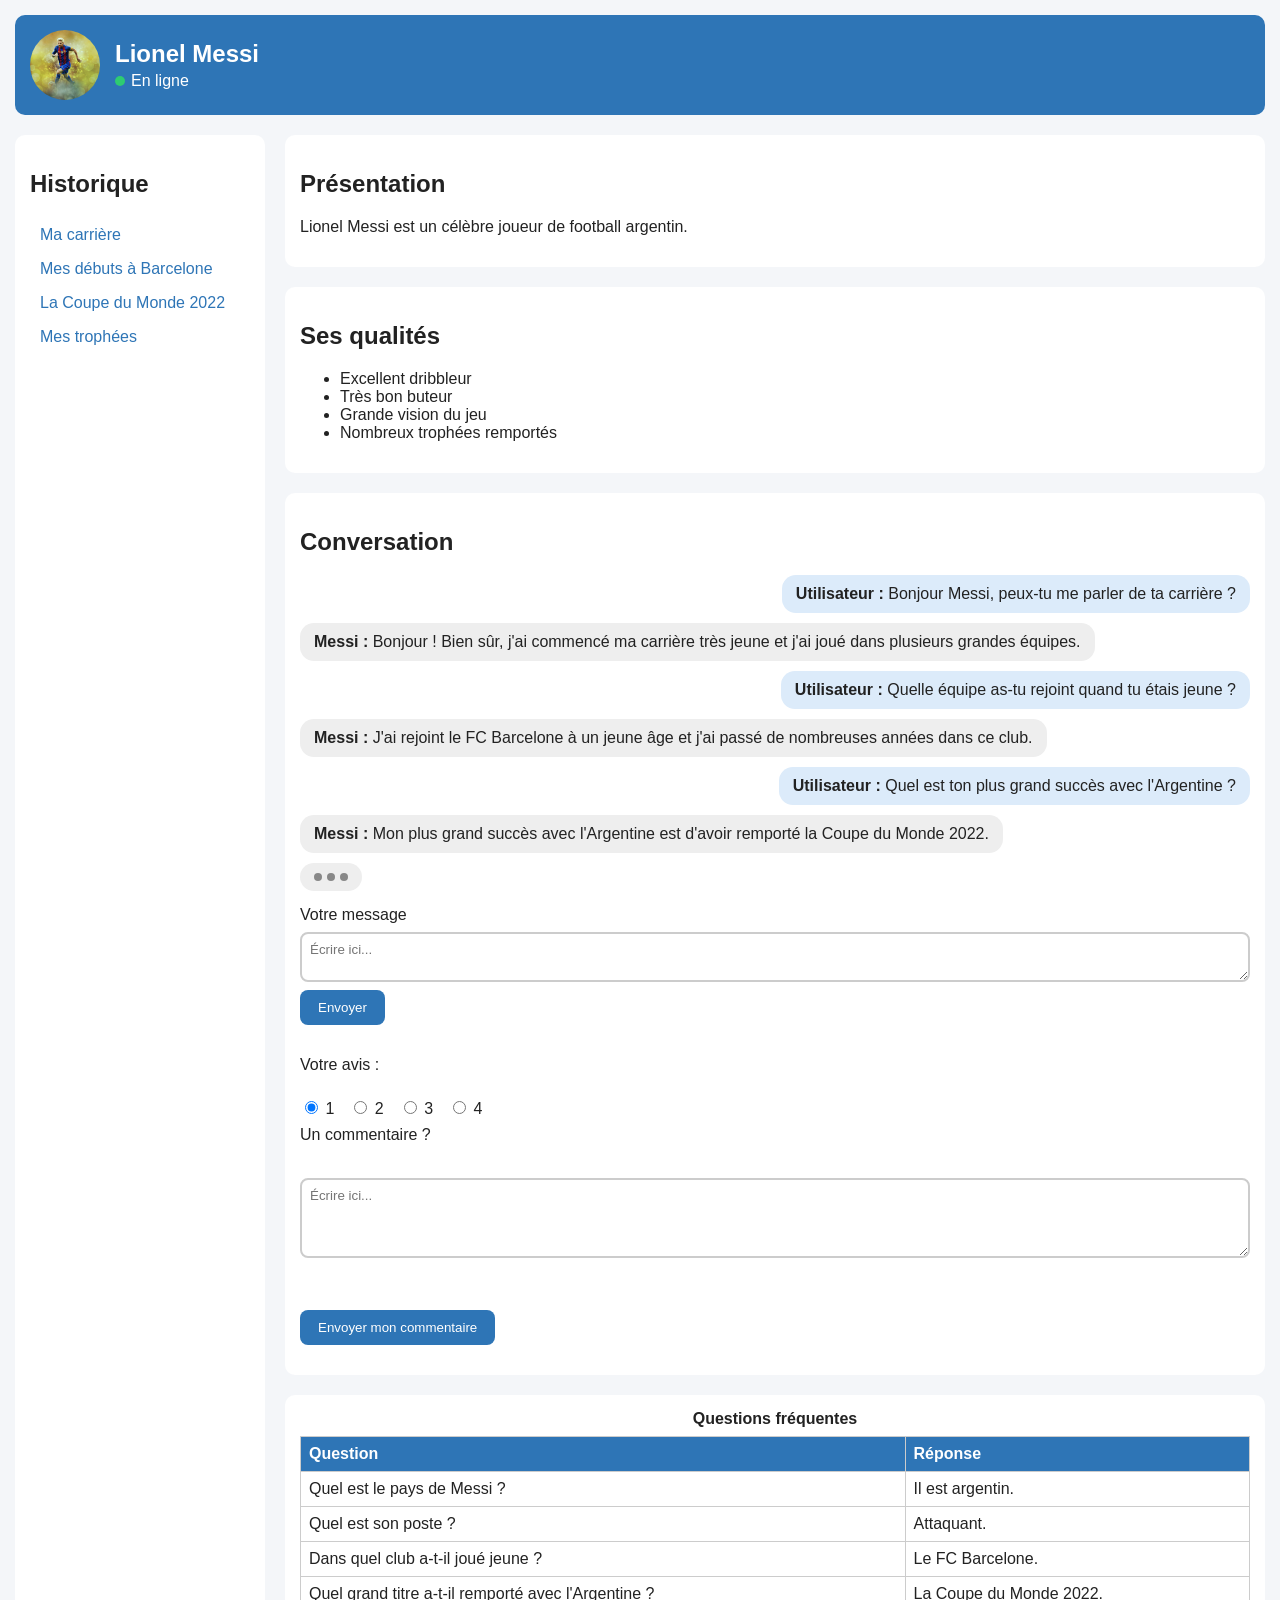
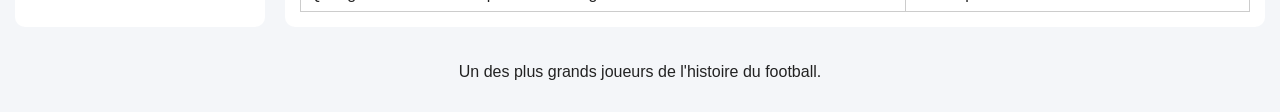
<file: chatbots/index.html>
<!DOCTYPE html>
<html lang="fr">
<head>
    <meta charset="UTF-8">
    <meta name="viewport" content="width=device-width, initial-scale=1.0">
    <meta name="description" content="Présentation de Lionel Messi, sa carrière, ses qualités et ses principaux succès.">
    <link rel="stylesheet" href="style.css">
    <title>Lionel Messi - Présentation et carrière</title>
</head>

<body>

    <header class="entete">
        <img src="messi.jpg" alt="Portrait de Lionel Messi" class="avatar">
        <div class="identite">
            <h1>Lionel Messi</h1>
            <p class="statut">En ligne</p>
        </div>
    </header>

    <nav class="historique">
        <h2>Historique</h2>
        <ul>
            <li><a href="#">Ma carrière</a></li>
            <li><a href="#">Mes débuts à Barcelone</a></li>
            <li><a href="#">La Coupe du Monde 2022</a></li>
            <li><a href="#">Mes trophées</a></li>
        </ul>
    </nav>

    <main>
        <section>
            <h2>Présentation</h2>
            <p class="description">Lionel Messi est un célèbre joueur de football argentin.</p>
        </section>

        <section>
            <h2>Ses qualités</h2>
            <ul class="capacites">
                <li>Excellent dribbleur</li>
                <li>Très bon buteur</li>
                <li>Grande vision du jeu</li>
                <li>Nombreux trophées remportés</li>
            </ul>
        </section>

        <section>
            <h2>Conversation</h2>

            <div class="messages">
                <p class="bulle message user"><strong>Utilisateur :</strong> Bonjour Messi, peux-tu me parler de ta carrière ?</p>
                <p class="bulle message bot"><strong>Messi :</strong> Bonjour ! Bien sûr, j'ai commencé ma carrière très jeune et j'ai joué dans plusieurs grandes équipes.</p>
                <p class="bulle message user"><strong>Utilisateur :</strong> Quelle équipe as-tu rejoint quand tu étais jeune ?</p>
                <p class="bulle message bot"><strong>Messi :</strong> J'ai rejoint le FC Barcelone à un jeune âge et j'ai passé de nombreuses années dans ce club.</p>
                <p class="bulle message user"><strong>Utilisateur :</strong> Quel est ton plus grand succès avec l'Argentine ?</p>
                <p class="bulle message bot"><strong>Messi :</strong> Mon plus grand succès avec l'Argentine est d'avoir remporté la Coupe du Monde 2022.</p>

                <!-- Indicateur « en train d'écrire » -->
                <div class="bulle message bot ecrit"><span></span><span></span><span></span></div>
            </div>

            <form class="formulaire-message">
                <label for="msg">Votre message</label>
                <textarea name="message" id="msg" rows="2" required placeholder="Écrire ici..."></textarea>
                <button type="submit">Envoyer</button>
            </form>

            <form class="formulaire-avis">
                <p>Votre avis :</p>
                <div class="note">
                    <label><input type="radio" name="avis" value="1" checked> 1</label>
                    <label><input type="radio" name="avis" value="2"> 2</label>
                    <label><input type="radio" name="avis" value="3"> 3</label>
                    <label><input type="radio" name="avis" value="4"> 4</label>
                </div>

                <label for="commentaire">Un commentaire ?</label><br>
                <textarea name="commentaire" id="commentaire" rows="4" cols="30" placeholder="Écrire ici..."></textarea>
                <br><br>
                <button type="submit">Envoyer mon commentaire</button>
            </form>
        </section>
    </main>

    <aside>
        <table border="1">
            <caption>Questions fréquentes</caption>
            <thead>
                <tr>
                    <th>Question</th>
                    <th>Réponse</th>
                </tr>
            </thead>
            <tbody>
                <tr>
                    <td>Quel est le pays de Messi ?</td>
                    <td>Il est argentin.</td>
                </tr>
                <tr>
                    <td>Quel est son poste ?</td>
                    <td>Attaquant.</td>
                </tr>
                <tr>
                    <td>Dans quel club a-t-il joué jeune ?</td>
                    <td>Le FC Barcelone.</td>
                </tr>
                <tr>
                    <td>Quel grand titre a-t-il remporté avec l'Argentine ?</td>
                    <td>La Coupe du Monde 2022.</td>
                </tr>
            </tbody>
        </table>
    </aside>

    <footer>
        <p>Un des plus grands joueurs de l'histoire du football.</p>
    </footer>

</body>
</html>
</file>
<file: chatbots/style.css>
* { box-sizing: border-box; }
body {
    font-family: Arial, sans-serif;
    margin: 0;
    background: #f4f6f9;
    color: #222;
    /* Mise en page en grille : 1 colonne sur mobile */
    display: grid;
    grid-template-columns: 1fr;
    grid-template-areas: "entete" "historique" "main" "aside" "footer";
    gap: 20px;
    padding: 15px;
}
.entete     { grid-area: entete; }
.historique { grid-area: historique; }
main        { grid-area: main; }
aside       { grid-area: aside; overflow-x: auto; }
footer      { grid-area: footer; text-align: center; }

/* Ordinateur : historique à gauche, contenu à droite */
@media (min-width: 800px) {
    body {
        grid-template-columns: 250px 1fr;
        grid-template-areas:
            "entete     entete"
            "historique main"
            "historique aside"
            "footer     footer";
    }
}

/* ---- En-tête ---- */
.entete {
    display: flex;
    align-items: center;
    gap: 15px;
    background: #2E75B6;
    color: white;
    padding: 15px;
    border-radius: 10px;
}
.entete h1 { margin: 0; font-size: 24px; }
.avatar { width: 70px; height: 70px; border-radius: 50%; object-fit: cover; }
.statut { margin: 4px 0 0; }

/* 5. Point vert qui pulse devant « En ligne » */
.statut::before {
    content: "";
    display: inline-block;
    width: 10px;
    height: 10px;
    margin-right: 6px;
    background: #2ECC71;
    border-radius: 50%;
    animation: pulse-point 1s ease-in-out infinite alternate;
}
@keyframes pulse-point {
    from { transform: scale(1);   opacity: 1; }
    to   { transform: scale(1.4); opacity: 0.6; }
}

/* ---- Historique ---- */
.historique, main section, aside {
    background: white;
    padding: 15px;
    border-radius: 10px;
}
main { display: grid; gap: 20px; }
.historique ul { list-style: none; padding: 0; margin: 0; }
.historique a {
    display: block;
    padding: 8px 10px;
    color: #2E75B6;
    text-decoration: none;
    border-radius: 6px;
    transition: background-color 0.3s, color 0.3s;
}
.historique a:hover { background-color: #2E75B6; color: white; }

/* ---- Messages ---- */
.messages { display: grid; gap: 10px; margin-bottom: 15px; }
.bulle { margin: 0; padding: 10px 14px; border-radius: 14px; max-width: 85%; }
.user { background: #DCEBFA; justify-self: end; }
.bot  { background: #EEE;    justify-self: start; }

/* 1. Apparition : fondu + montée de 10px */
.message { animation: apparition 0.3s ease-out; }
@keyframes apparition {
    from { opacity: 0; transform: translateY(10px); }
    to   { opacity: 1; transform: translateY(0); }
}

/* 2. Indicateur « en train d'écrire » */
.ecrit { display: flex; gap: 5px; }
.ecrit span {
    width: 8px;
    height: 8px;
    background: #888;
    border-radius: 50%;
    animation: monter 1s ease-in-out infinite;
}
.ecrit span:nth-child(2) { animation-delay: 0.15s; }
.ecrit span:nth-child(3) { animation-delay: 0.3s; }
@keyframes monter {
    0%, 60%, 100% { transform: translateY(0); }
    30%           { transform: translateY(-6px); }
}

/* ---- Formulaires ---- */
form { display: grid; gap: 8px; margin-bottom: 15px; }
textarea {
    width: 100%;
    padding: 8px;
    border: 2px solid #ccc;
    border-radius: 8px;
    font-family: inherit;
    transition: border-color 0.3s, box-shadow 0.3s;
}
/* 4. Focus : bordure et ombre bleues */
textarea:focus {
    outline: none;
    border-color: #2E75B6;
    box-shadow: 0 0 6px rgba(46, 117, 182, 0.5);
}
button {
    padding: 10px 18px;
    background: #2E75B6;
    color: white;
    border: none;
    border-radius: 8px;
    cursor: pointer;
    justify-self: start;
    transition: background-color 0.3s, transform 0.2s;
}
button:hover  { background-color: #1F3864; }
button:active { transform: scale(0.95); }
.note { display: flex; gap: 15px; }

/* ---- Tableau ---- */
table { border-collapse: collapse; width: 100%; min-width: 300px; }
caption { font-weight: bold; margin-bottom: 8px; }
th, td { padding: 8px; text-align: left; border: 1px solid #ccc; }
th { background: #2E75B6; color: white; }

/* 6. Réduction des animations : l'interface reste utilisable */
@media (prefers-reduced-motion: reduce) {
    * { animation: none !important; transition: none !important; }
}
</file>
